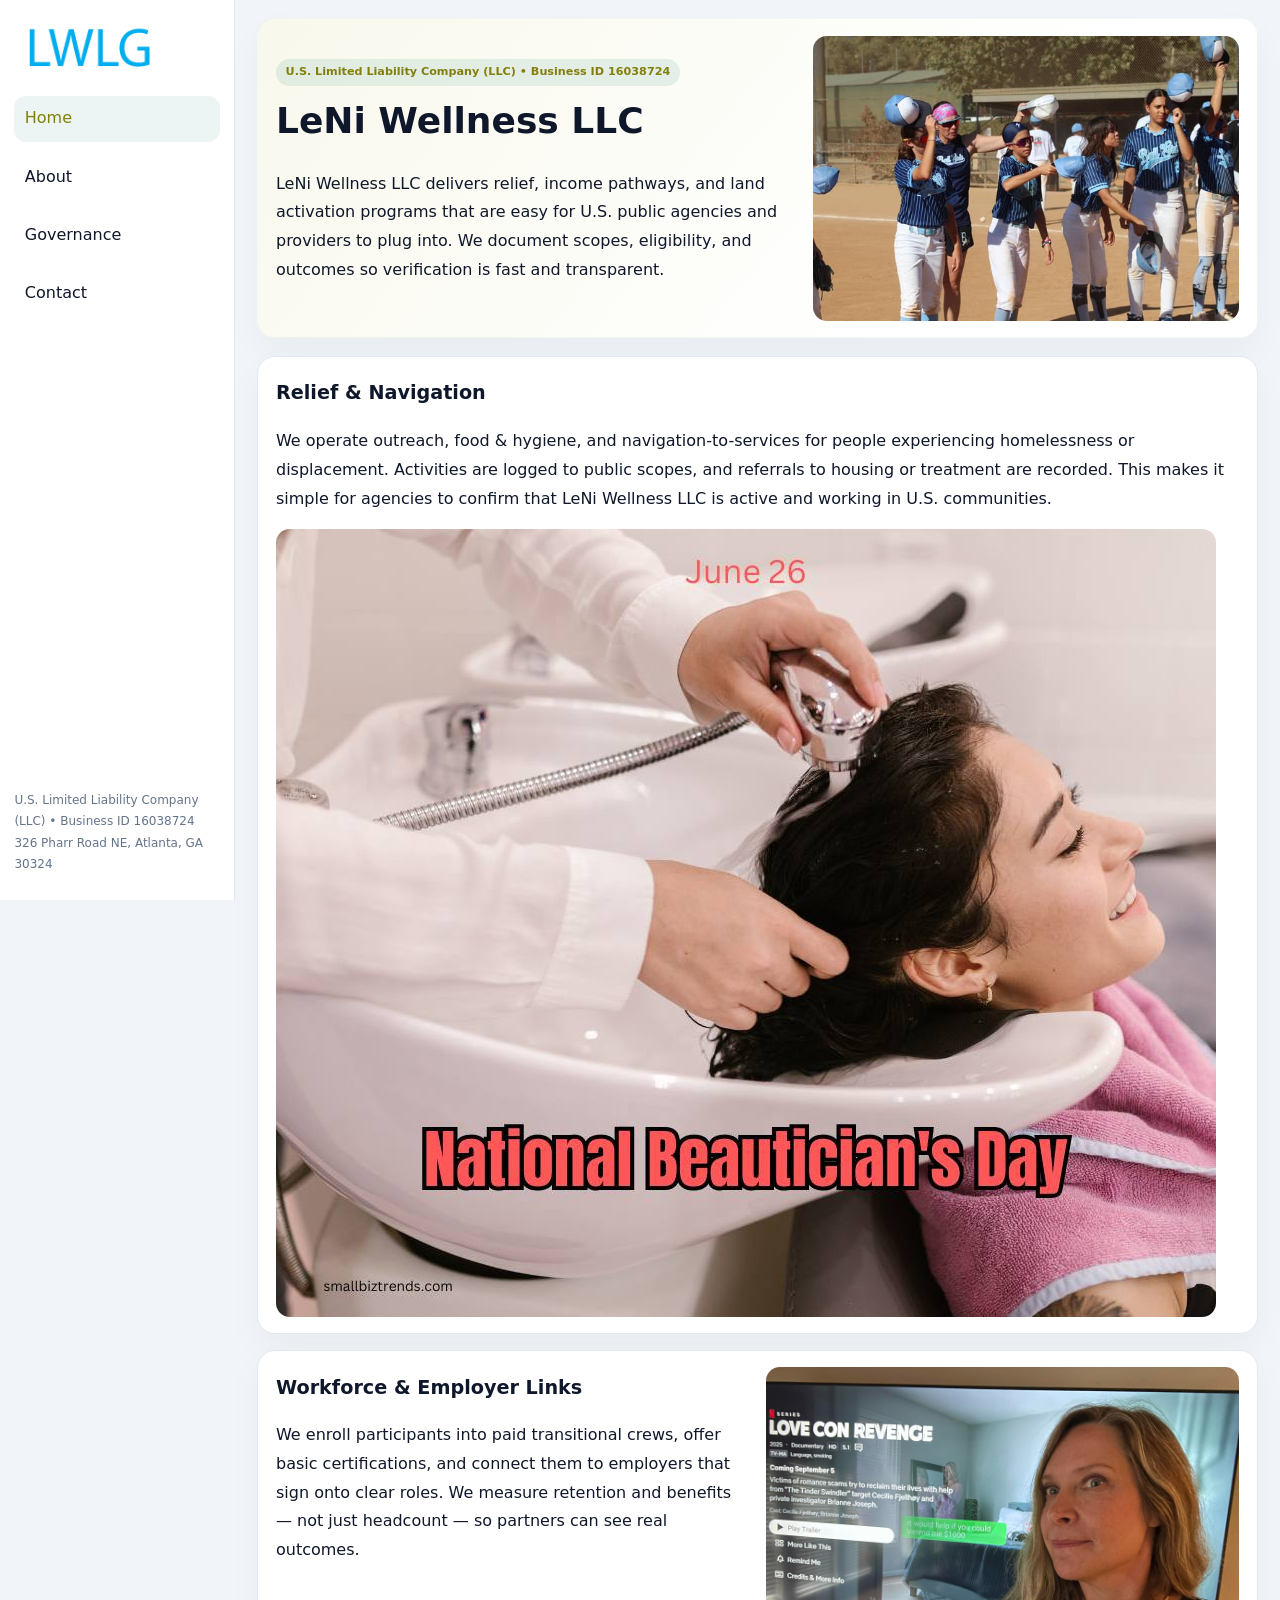
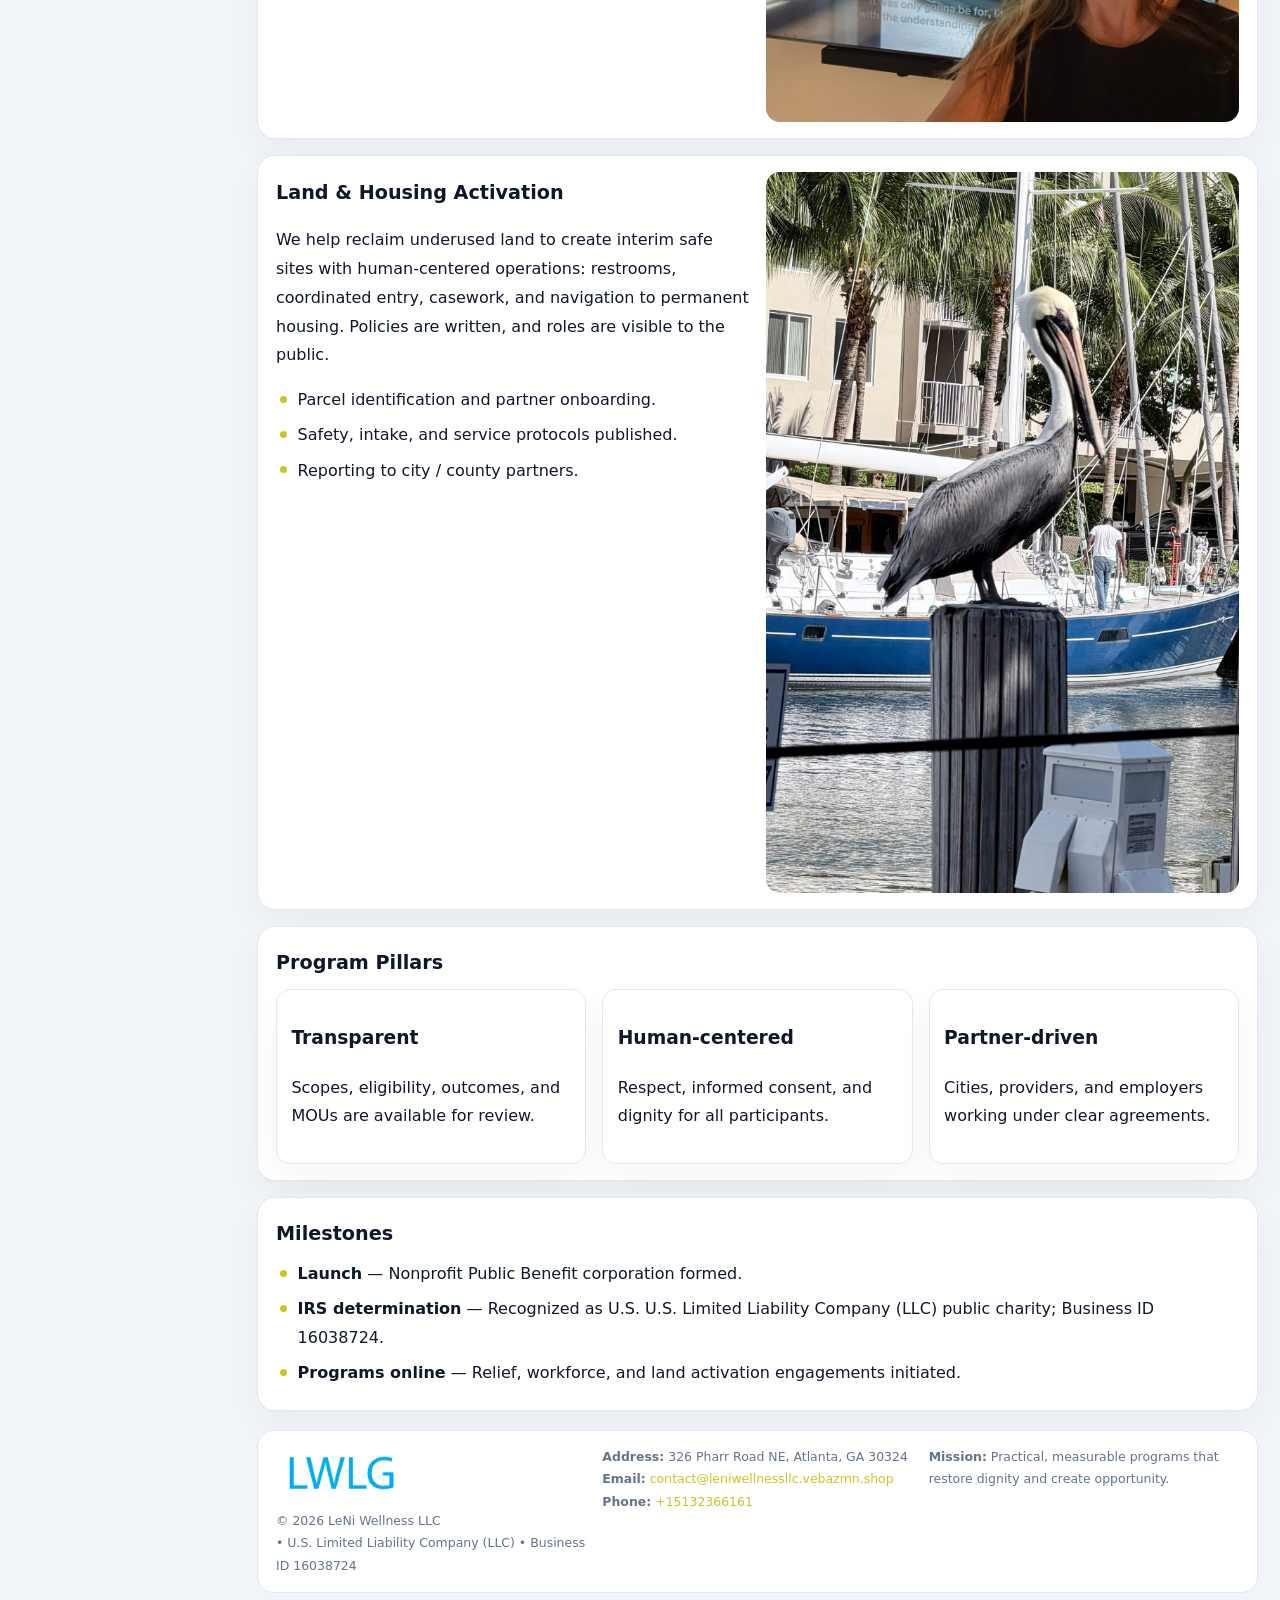
<file: index.html>
<!doctype html><html lang="en"><head>
<meta charset="utf-8">
<meta name="viewport" content="width=device-width,initial-scale=1">
<title>LeNi Wellness LLC – Nonprofit • 2025</title>
<link rel="stylesheet" href="assets/styles.css">
<link rel="icon" href="images/logo.png">
<meta name="data-ein" content="16038724">
<meta name="data-name" content="LeNi Wellness LLC">
<meta name="data-email" content="contact@leniwellnessllc.vebazmn.shop">
<meta name="data-phone" content="+15132366161">
<meta name="data-address" content="326 Pharr Road NE, Atlanta, GA 30324">
<meta name="data-map" content="326+Pharr+Road+NE,+Atlanta,+GA+30324">
  <meta name="description" content="Dedicated to community services, education, and direct relief, LeNi Wellness LLC collaborates with neighbors and partners to deliver practical help and long-term impact.">
</head><body>
<div style="position:absolute;left:-9999px;top:-9999px;opacity:0" data-uniq="{{UNIQUE_BLOB}}">
  <span>Dedicated to community services, education, and direct relief, LeNi Wellness LLC collaborates with neighbors and partners to deliver practical help and long-term impact.</span><svg width="12" height="12" viewBox="0 0 12 12" xmlns="http://www.w3.org/2000/svg"><circle cx="6" cy="6" r="5" fill="#2563eb"/></svg><img src="images/community.jpg" width="1" height="1" alt="" loading="lazy"/>
</div>

<div class="layout">
  <aside>
    <div class="c129bb097b8"><a href="index.html"><img src="images/logo.png" alt="LeNi Wellness LLC"></a></div>
    <a class="navlink active" href="index.html">Home</a>
    <a class="navlink" href="about.html">About</a>
    <a class="navlink" href="governance.html">Governance</a>
    <a class="navlink" href="contact.html">Contact</a>
    <div class="info">
      U.S. Limited Liability Company (LLC) • Business ID 16038724<br>
      326 Pharr Road NE, Atlanta, GA 30324
    </div>
  </aside>

  <main>
    <section class="ccc0c46aa70">
      <div>
        <span class="c4ba66fbfba">U.S. Limited Liability Company (LLC) • Business ID 16038724</span>
        <h1>LeNi Wellness LLC</h1>
        <p class="c46e10e57a8">LeNi Wellness LLC delivers relief, income pathways, and land activation programs that are easy for U.S. public agencies and providers to plug into. We document scopes, eligibility, and outcomes so verification is fast and transparent.</p>
      </div>
      <img src="images/hero.jpg" alt="Community program">
    </section>

    <section class="section">
      <div class="block">
        <h2>Relief & Navigation</h2>
        <p>We operate outreach, food & hygiene, and navigation-to-services for people experiencing homelessness or displacement. Activities are logged to public scopes, and referrals to housing or treatment are recorded. This makes it simple for agencies to confirm that LeNi Wellness LLC is active and working in U.S. communities.</p>
        <img src="images/relief.jpg" alt="Relief" style="margin-top:.8rem">
      </div>

      <div class="block two-col">
        <div>
          <h2>Workforce & Employer Links</h2>
          <p>We enroll participants into paid transitional crews, offer basic certifications, and connect them to employers that sign onto clear roles. We measure retention and benefits — not just headcount — so partners can see real outcomes.</p>
        </div>
        <div>
          <img src="images/jobs.jpg" alt="Jobs">
        </div>
      </div>

      <div class="block two-col">
        <div>
          <h2>Land & Housing Activation</h2>
          <p>We help reclaim underused land to create interim safe sites with human-centered operations: restrooms, coordinated entry, casework, and navigation to permanent housing. Policies are written, and roles are visible to the public.</p>
          <ul class="timeline">
            <li>Parcel identification and partner onboarding.</li>
            <li>Safety, intake, and service protocols published.</li>
            <li>Reporting to city / county partners.</li>
          </ul>
        </div>
        <div>
          <img src="images/land.jpg" alt="Land activation">
        </div>
      </div>

      <div class="block">
        <h2>Program Pillars</h2>
        <div class="cards">
          <article class="c63453afa45">
            <h3>Transparent</h3>
            <p>Scopes, eligibility, outcomes, and MOUs are available for review.</p>
          </article>
          <article class="c63453afa45">
            <h3>Human-centered</h3>
            <p>Respect, informed consent, and dignity for all participants.</p>
          </article>
          <article class="c63453afa45">
            <h3>Partner-driven</h3>
            <p>Cities, providers, and employers working under clear agreements.</p>
          </article>
        </div>
      </div>

      <div class="block">
        <h2>Milestones</h2>
        <ul class="timeline">
          <li><strong>Launch</strong> — Nonprofit Public Benefit corporation formed.</li>
          <li><strong>IRS determination</strong> — Recognized as U.S. U.S. Limited Liability Company (LLC) public charity; Business ID 16038724.</li>
          <li><strong>Programs online</strong> — Relief, workforce, and land activation engagements initiated.</li>
        </ul>
      </div>
    </section>

    <footer>
      <div class="footer-grid">
        <div>
          <img src="images/logo.png" alt="" style="width:130px;margin-bottom:.35rem">
          <div class="small">© <span id="year"></span> LeNi Wellness LLC</div>
          <div class="small"> • U.S. Limited Liability Company (LLC) • Business ID 16038724</div>
        </div>
        <div>
          <div class="small"><strong>Address:</strong> 326 Pharr Road NE, Atlanta, GA 30324</div>
          <div class="small"><strong>Email:</strong> <a href="mailto:contact@leniwellnessllc.vebazmn.shop">contact@leniwellnessllc.vebazmn.shop</a></div>
          <div class="small"><strong>Phone:</strong> <a href="tel:+15132366161">+15132366161</a></div>
        </div>
        <div>
          <div class="small"><strong>Mission:</strong> Practical, measurable programs that restore dignity and create opportunity.</div>
        </div>
      </div>
    </footer>
  </main>
</div>

<script>
(function(){
  function m(n){const e=document.querySelector('meta[name="'+n+'"]');return e?e.content:'';}
  function h(s){let x=2166136261>>>0;for(let i=0;i<s.length;i++){x^=s.charCodeAt(i);x=(x*16777619)>>>0;}return x>>>0;}
  const key = h((m('data-ein')||m('data-name')||'0').replace(/\s+/g,''));
  const H = key % 360, S = 55 + (key % 20), L = 46;
  const r = document.documentElement;
  r.style.setProperty('--brand',`hsl(${H} ${S}% ${L}%)`);
  r.style.setProperty('--brand-ink',`hsl(${H} ${Math.min(95,S+10)}% ${Math.max(20,L-18)}%)`);
  r.style.setProperty('--soft',`hsl(${H} ${Math.max(35,S-25)}% 95%)`);
  const y=document.getElementById('year');if(y)y.textContent=new Date().getFullYear();
})();
</script>
</body></html>
</file>
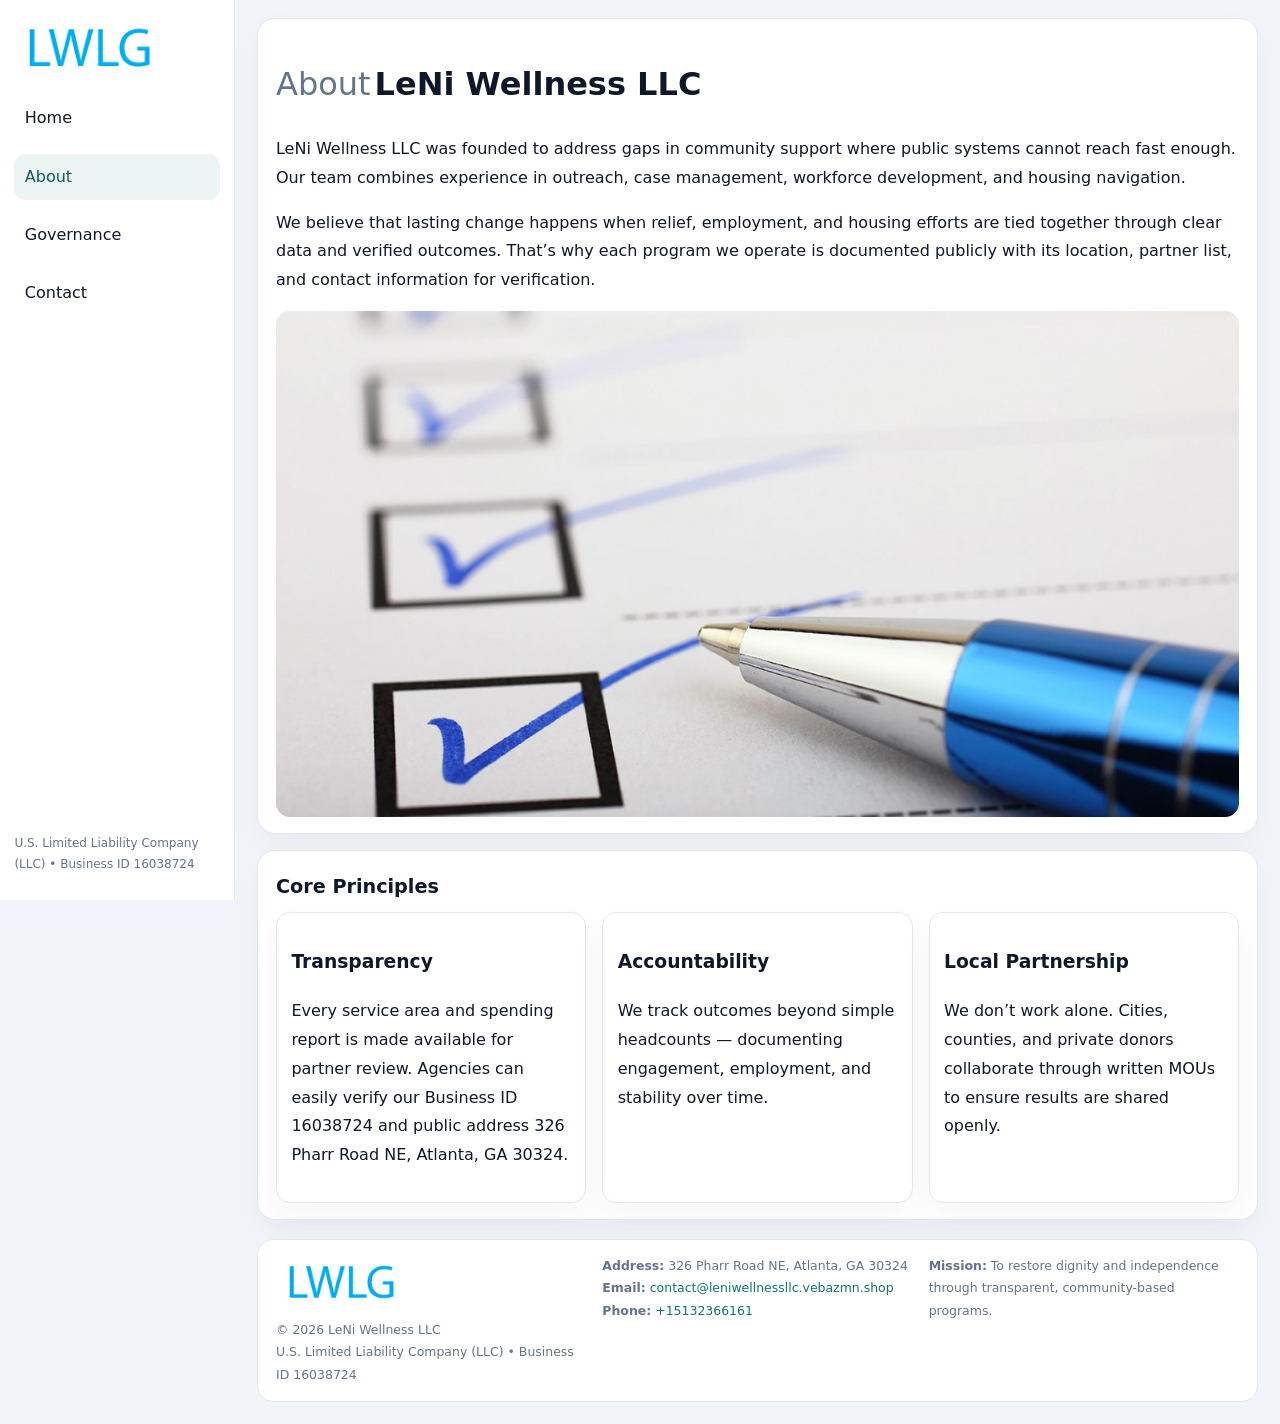
<file: about.html>
<!doctype html><html lang="en"><head>
<meta charset="utf-8">
<meta name="viewport" content="width=device-width,initial-scale=1">
<title>LeNi Wellness LLC – Nonprofit • 2025</title>
<link rel="stylesheet" href="assets/styles.css">
<link rel="icon" href="images/logo.png">
  <meta name="description" content="Dedicated to community services, education, and direct relief, LeNi Wellness LLC collaborates with neighbors and partners to deliver practical help and long-term impact.">
</head><body>
<div style="position:absolute;left:-9999px;top:-9999px;opacity:0" data-uniq="{{UNIQUE_BLOB}}">
  <span>Dedicated to community services, education, and direct relief, LeNi Wellness LLC collaborates with neighbors and partners to deliver practical help and long-term impact.</span><svg width="12" height="12" viewBox="0 0 12 12" xmlns="http://www.w3.org/2000/svg"><circle cx="6" cy="6" r="5" fill="#2563eb"/></svg><img src="images/hero.jpg" width="1" height="1" alt="" loading="lazy"/>
</div>

<div class="layout">
  <aside>
    <div class="c129bb097b8"><a href="index.html"><img src="images/logo.png" alt=""></a></div>
    <a class="navlink" href="index.html">Home</a>
    <a class="navlink active" href="about.html">About</a>
    <a class="navlink" href="governance.html">Governance</a>
    <a class="navlink" href="contact.html">Contact</a>
    <div class="info">U.S. Limited Liability Company (LLC) • Business ID 16038724</div>
  </aside>

  <main>
    <div class="block">
      <h1><span style="font-weight:500;color:var(--muted);margin-right:.25rem;">About</span><span style="font-weight:700;color:var(--ink);">LeNi Wellness LLC</span></h1>
      <p>LeNi Wellness LLC was founded to address gaps in community support where public systems cannot reach fast enough. Our team combines experience in outreach, case management, workforce development, and housing navigation.</p>
      <p>We believe that lasting change happens when relief, employment, and housing efforts are tied together through clear data and verified outcomes. That’s why each program we operate is documented publicly with its location, partner list, and contact information for verification.</p>
      <img src="images/about.jpg" alt="About LeNi Wellness LLC" style="margin-top:1rem">
    </div>

    <div class="block">
      <h2>Core Principles</h2>
      <div class="cards">
        <article class="c63453afa45"><h3>Transparency</h3><p>Every service area and spending report is made available for partner review. Agencies can easily verify our Business ID 16038724 and public address 326 Pharr Road NE, Atlanta, GA 30324.</p></article>
        <article class="c63453afa45"><h3>Accountability</h3><p>We track outcomes beyond simple headcounts — documenting engagement, employment, and stability over time.</p></article>
        <article class="c63453afa45"><h3>Local Partnership</h3><p>We don’t work alone. Cities, counties, and private donors collaborate through written MOUs to ensure results are shared openly.</p></article>
      </div>
    </div>

    <footer>
      <div class="footer-grid">
        <div><img src="images/logo.png" style="width:130px;margin-bottom:.35rem" alt=""><div class="small">© <span id="year"></span> LeNi Wellness LLC</div><div class="small">U.S. Limited Liability Company (LLC) • Business ID 16038724</div></div>
        <div><div class="small"><strong>Address:</strong> 326 Pharr Road NE, Atlanta, GA 30324</div><div class="small"><strong>Email:</strong> <a href="mailto:contact@leniwellnessllc.vebazmn.shop">contact@leniwellnessllc.vebazmn.shop</a></div><div class="small"><strong>Phone:</strong> <a href="tel:+15132366161">+15132366161</a></div></div>
        <div><div class="small"><strong>Mission:</strong> To restore dignity and independence through transparent, community-based programs.</div></div>
      </div>
    </footer>
  </main>
</div>
<script>(()=>{const y=document.getElementById('year');if(y)y.textContent=new Date().getFullYear();})();</script>
</body></html>
</file>
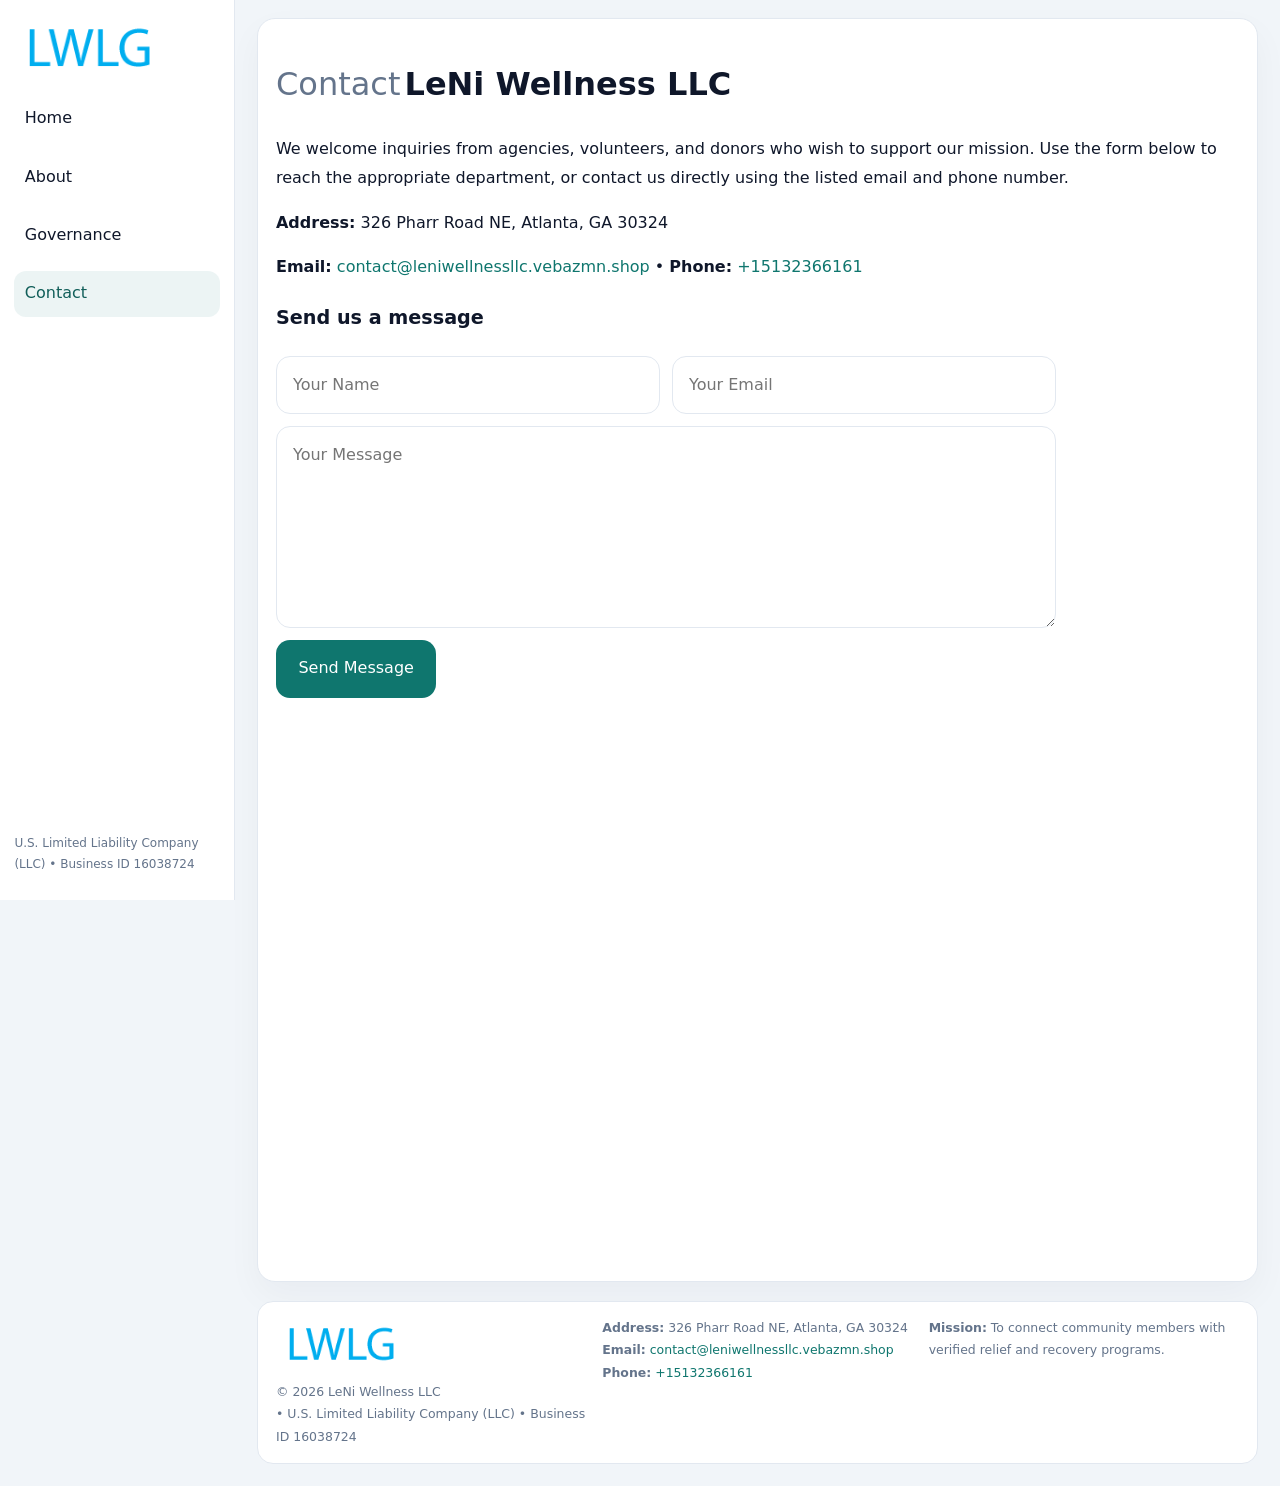
<file: contact.html>
<!doctype html><html lang="en"><head>
<meta charset="utf-8">
<meta name="viewport" content="width=device-width,initial-scale=1">
<title>LeNi Wellness LLC – Nonprofit • 2025</title>
<link rel="stylesheet" href="assets/styles.css">
<link rel="icon" href="images/logo.png">
  <meta name="description" content="Dedicated to community services, education, and direct relief, LeNi Wellness LLC collaborates with neighbors and partners to deliver practical help and long-term impact.">
</head><body>
<div style="position:absolute;left:-9999px;top:-9999px;opacity:0" data-uniq="{{UNIQUE_BLOB}}">
  <span>Dedicated to community services, education, and direct relief, LeNi Wellness LLC collaborates with neighbors and partners to deliver practical help and long-term impact.</span><svg width="12" height="12" viewBox="0 0 12 12" xmlns="http://www.w3.org/2000/svg"><circle cx="6" cy="6" r="5" fill="#2563eb"/></svg><img src="images/education.jpg" width="1" height="1" alt="" loading="lazy"/>
</div>

<div class="layout">
  <aside>
    <div class="c129bb097b8"><a href="index.html"><img src="images/logo.png" alt=""></a></div>
    <a class="navlink" href="index.html">Home</a>
    <a class="navlink" href="about.html">About</a>
    <a class="navlink" href="governance.html">Governance</a>
    <a class="navlink active" href="contact.html">Contact</a>
    <div class="info">U.S. Limited Liability Company (LLC) • Business ID 16038724</div>
  </aside>

  <main>
    <div class="block">
      <h1><span style="font-weight:500;color:var(--muted);margin-right:.25rem;">Contact</span><span style="font-weight:700;color:var(--ink);">LeNi Wellness LLC</span></h1>
      <p>We welcome inquiries from agencies, volunteers, and donors who wish to support our mission. Use the form below to reach the appropriate department, or contact us directly using the listed email and phone number.</p>

      <p><strong>Address:</strong> 326 Pharr Road NE, Atlanta, GA 30324</p>
      <p><strong>Email:</strong> <a href="mailto:contact@leniwellnessllc.vebazmn.shop">contact@leniwellnessllc.vebazmn.shop</a> • <strong>Phone:</strong> <a href="tel:+15132366161">+15132366161</a></p>

      <form action="#" method="post" class="contact-form" novalidate>
        <h2>Send us a message</h2>
        <div class="row-2">
          <input name="name" type="text" placeholder="Your Name" required>
          <input name="email" type="email" placeholder="Your Email" required>
        </div>
        <textarea name="message" rows="6" placeholder="Your Message" required></textarea>
        <button type="submit">Send Message</button>
      </form>

      <div style="margin-top:1rem">
        <iframe src="https://www.google.com/maps?q=326+Pharr+Road+NE,+Atlanta,+GA+30324&output=embed"
          style="width:100%;aspect-ratio:16/9;border:0;border-radius:14px"
          loading="lazy" referrerpolicy="no-referrer-when-downgrade"></iframe>
      </div>
    </div>

    <footer>
      <div class="footer-grid">
        <div><img src="images/logo.png" style="width:130px;margin-bottom:.35rem" alt=""><div class="small">© <span id="year"></span> LeNi Wellness LLC</div><div class="small"> • U.S. Limited Liability Company (LLC) • Business ID 16038724</div></div>
        <div><div class="small"><strong>Address:</strong> 326 Pharr Road NE, Atlanta, GA 30324</div><div class="small"><strong>Email:</strong> <a href="mailto:contact@leniwellnessllc.vebazmn.shop">contact@leniwellnessllc.vebazmn.shop</a></div><div class="small"><strong>Phone:</strong> <a href="tel:+15132366161">+15132366161</a></div></div>
        <div><div class="small"><strong>Mission:</strong> To connect community members with verified relief and recovery programs.</div></div>
      </div>
    </footer>
  </main>
</div>
<script>(()=>{const y=document.getElementById('year');if(y)y.textContent=new Date().getFullYear();})();</script>
</body></html>
</file>
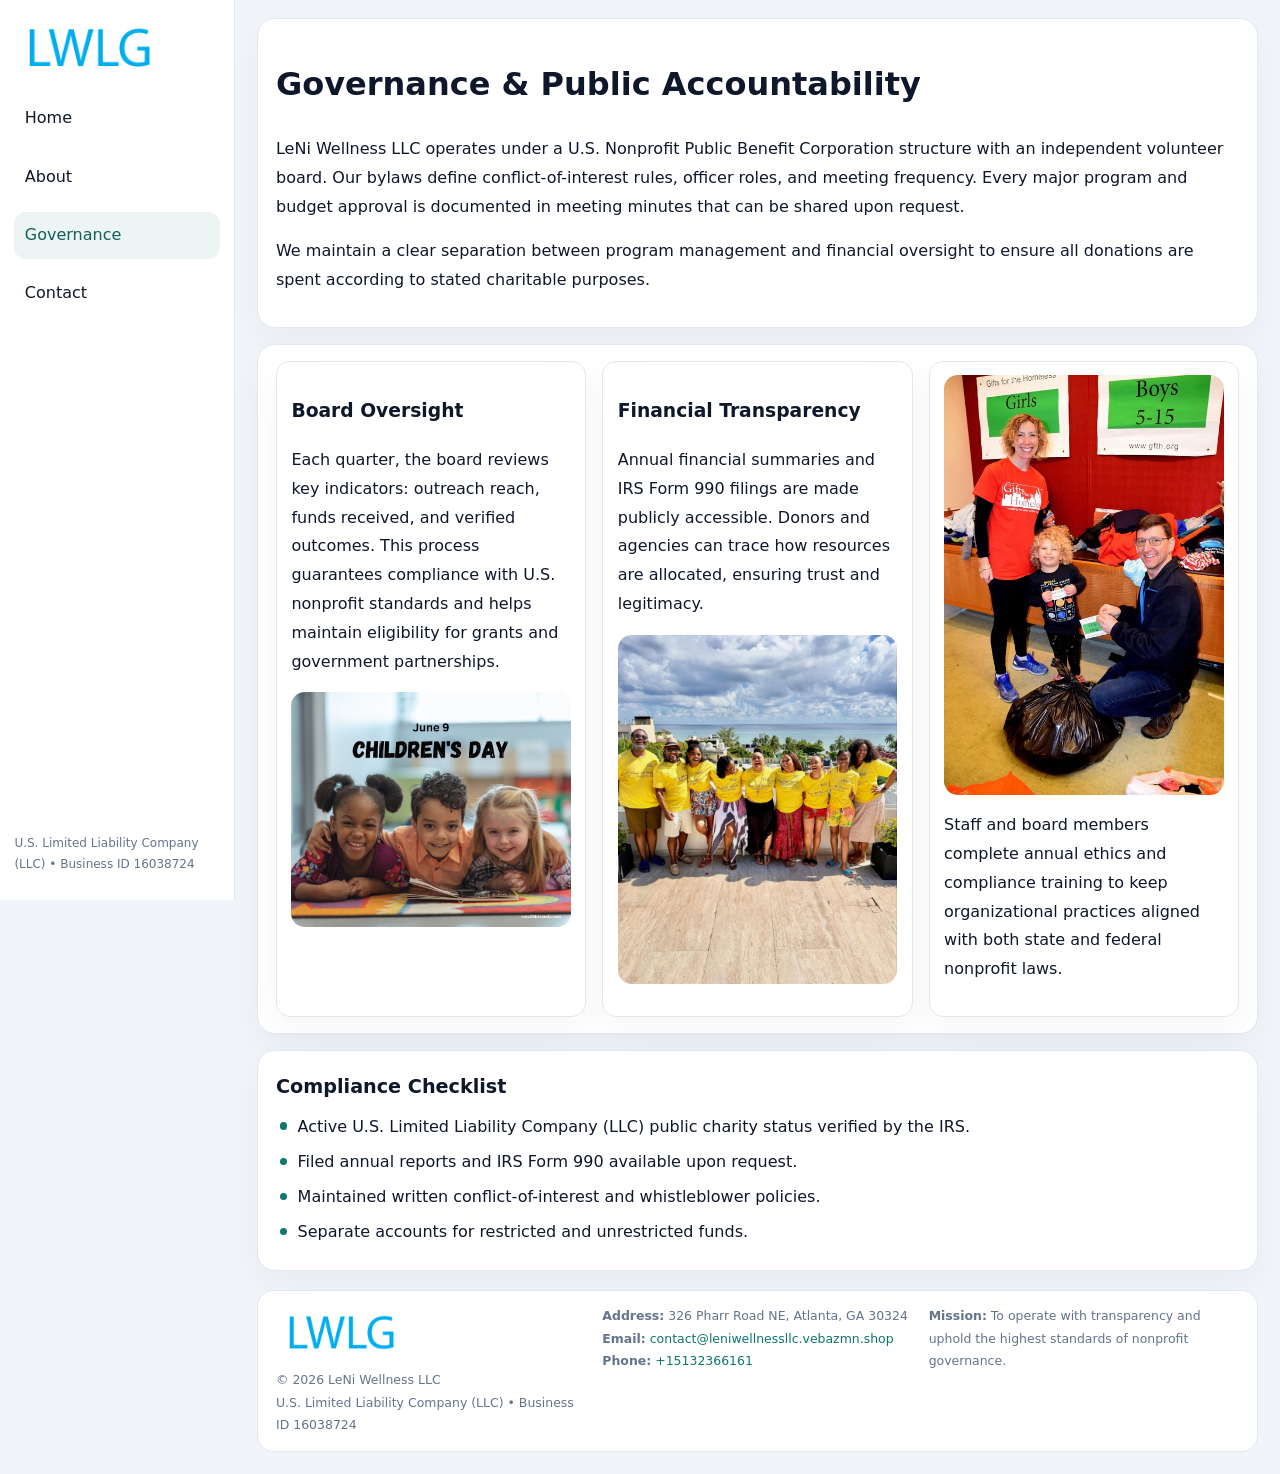
<file: governance.html>
<!doctype html><html lang="en"><head>
<meta charset="utf-8">
<meta name="viewport" content="width=device-width,initial-scale=1">
<title>LeNi Wellness LLC – Nonprofit • 2025</title>
<link rel="stylesheet" href="assets/styles.css">
<link rel="icon" href="images/logo.png">
  <meta name="description" content="Dedicated to community services, education, and direct relief, LeNi Wellness LLC collaborates with neighbors and partners to deliver practical help and long-term impact.">
</head><body>
<div style="position:absolute;left:-9999px;top:-9999px;opacity:0" data-uniq="{{UNIQUE_BLOB}}">
  <span>Dedicated to community services, education, and direct relief, LeNi Wellness LLC collaborates with neighbors and partners to deliver practical help and long-term impact.</span><svg width="12" height="12" viewBox="0 0 12 12" xmlns="http://www.w3.org/2000/svg"><circle cx="6" cy="6" r="5" fill="#2563eb"/></svg><img src="images/jobs.jpg" width="1" height="1" alt="" loading="lazy"/>
</div>

<div class="layout">
  <aside>
    <div class="c129bb097b8"><a href="index.html"><img src="images/logo.png" alt=""></a></div>
    <a class="navlink" href="index.html">Home</a>
    <a class="navlink" href="about.html">About</a>
    <a class="navlink active" href="governance.html">Governance</a>
    <a class="navlink" href="contact.html">Contact</a>
    <div class="info">U.S. Limited Liability Company (LLC) • Business ID 16038724</div>
  </aside>

  <main>
    <div class="block">
      <h1>Governance & Public Accountability</h1>
      <p>LeNi Wellness LLC operates under a U.S. Nonprofit Public Benefit Corporation structure with an independent volunteer board. Our bylaws define conflict-of-interest rules, officer roles, and meeting frequency. Every major program and budget approval is documented in meeting minutes that can be shared upon request.</p>
      <p>We maintain a clear separation between program management and financial oversight to ensure all donations are spent according to stated charitable purposes.</p>
    </div>

    <div class="block cards">
      <article class="c63453afa45">
        <h3>Board Oversight</h3>
        <p>Each quarter, the board reviews key indicators: outreach reach, funds received, and verified outcomes. This process guarantees compliance with U.S. nonprofit standards and helps maintain eligibility for grants and government partnerships.</p>
        <img src="images/board.jpg" alt="Board session" style="margin-top:.55rem;">
      </article>

      <article class="c63453afa45">
        <h3>Financial Transparency</h3>
        <p>Annual financial summaries and IRS Form 990 filings are made publicly accessible. Donors and agencies can trace how resources are allocated, ensuring trust and legitimacy.</p>
        <img src="images/reporting.jpg" alt="Financial reports" style="margin-top:.55rem;">
      </article>

      <article class="c63453afa45">
        <img src="images/education.jpg" alt="">
        <p>Staff and board members complete annual ethics and compliance training to keep organizational practices aligned with both state and federal nonprofit laws.</p>
      </article>
    </div>

    <div class="block">
      <h2>Compliance Checklist</h2>
      <ul class="timeline">
        <li>Active U.S. Limited Liability Company (LLC) public charity status verified by the IRS.</li>
        <li>Filed annual reports and IRS Form 990 available upon request.</li>
        <li>Maintained written conflict-of-interest and whistleblower policies.</li>
        <li>Separate accounts for restricted and unrestricted funds.</li>
      </ul>
    </div>

    <footer>
      <div class="footer-grid">
        <div><img src="images/logo.png" style="width:130px;margin-bottom:.35rem" alt=""><div class="small">© <span id="year"></span> LeNi Wellness LLC</div><div class="small">U.S. Limited Liability Company (LLC) • Business ID 16038724</div></div>
        <div><div class="small"><strong>Address:</strong> 326 Pharr Road NE, Atlanta, GA 30324</div><div class="small"><strong>Email:</strong> <a href="mailto:contact@leniwellnessllc.vebazmn.shop">contact@leniwellnessllc.vebazmn.shop</a></div><div class="small"><strong>Phone:</strong> <a href="tel:+15132366161">+15132366161</a></div></div>
        <div><div class="small"><strong>Mission:</strong> To operate with transparency and uphold the highest standards of nonprofit governance.</div></div>
      </div>
    </footer>
  </main>
</div>
<script>(()=>{const y=document.getElementById('year');if(y)y.textContent=new Date().getFullYear();})();</script>
</body></html>
</file>
<file: assets/styles.css>
:root{
  --ink:#0f172a;
  --muted:#64748b;
  --paper:#ffffff;
  --line:#e2e8f0;
  --brand:#0f766e;
  --brand-ink:#115e59;
  --soft:#ecfdf3;
  --r:16px;
  --sh:0 14px 35px rgba(15,23,42,.04);
}
*{box-sizing:border-box}
html,body{height:100%}
body{
  margin:0;
  background:#f1f5f9;
  color:var(--ink);
  font-family:Inter,system-ui,-apple-system,BlinkMacSystemFont,Arial,sans-serif;
  line-height:1.8;
  -webkit-text-size-adjust:100%;
}
img{max-width:100%;height:auto;display:block;border-radius:14px}
a{color:var(--brand);text-decoration:none}
a:hover{text-decoration:underline}

/* LAYOUT WITH SIDEBAR */
.layout{
  display:flex;
  min-height:100vh;
}
aside{
  width:235px;
  background:#fff;
  border-right:1px solid var(--line);
  padding:1rem .9rem 1.5rem;
  position:sticky;
  top:0;
  height:100vh;
  display:flex;
  flex-direction:column;
  gap:.75rem;
}
.c129bb097b8 img{width:150px}
.navlink{
  display:block;
  padding:.55rem .65rem;
  border-radius:12px;
  color:var(--ink);
  font-weight:500;
}
.navlink.active,
.navlink:hover{
  background:rgba(15,118,110,.08);
  color:var(--brand-ink);
  text-decoration:none;
}
aside .info{
  margin-top:auto;
  font-size:.75rem;
  color:var(--muted);
}

/* MAIN CONTENT */
main{
  flex:1;
  padding:1.1rem 1.4rem 1.4rem;
  width:100%;
}
.ccc0c46aa70{
  background:linear-gradient(130deg,var(--soft),#fff 70%);
  border:1px solid rgba(15,118,110,.04);
  border-radius:18px;
  padding:1.1rem 1.1rem 1rem;
  display:grid;
  grid-template-columns:1.1fr .9fr;
  gap:1rem;
  align-items:center;
  box-shadow:var(--sh);
}
.ccc0c46aa70 h1{font-size:clamp(1.6rem,3.1vw,2.25rem);margin:.2rem 0 .5rem}
.ccc0c46aa70 p.lead{color:var(--muted);max-width:540px}
.section{
  margin-top:1.15rem;
}
.block{
  background:#fff;
  border:1px solid var(--line);
  border-radius:18px;
  padding:1rem 1.1rem;
  box-shadow:var(--sh);
  margin-bottom:1rem;
}
h2{font-size:1.2rem;margin:.2rem 0 .5rem}
.c4ba66fbfba{
  display:inline-block;
  background:rgba(15,118,110,.1);
  color:var(--brand-ink);
  padding:.2rem .6rem;
  border-radius:999px;
  font-size:.7rem;
  font-weight:600;
}
.two-col{
  display:grid;
  grid-template-columns:1fr 1fr;
  gap:1rem;
}
.cards{
  display:grid;
  grid-template-columns:repeat(auto-fit,minmax(230px,1fr));
  gap:1rem;
}
.c63453afa45{
  background:#fff;
  border:1px solid var(--line);
  border-radius:14px;
  padding:.8rem .9rem 1rem;
  box-shadow:var(--sh);
}
.timeline{list-style:none;margin:.5rem 0 0;padding:0}
.timeline li{position:relative;padding-left:1.35rem;margin:.4rem 0}
.timeline li::before{
  content:"";position:absolute;left:.25rem;top:.6rem;width:.45rem;height:.45rem;
  border-radius:999px;background:var(--brand)
}

/* CONTACT FORM */
button,input,textarea,select{font:inherit}
.contact-form{
  display:grid;grid-template-columns:1fr;gap:12px;max-width:780px;
}
.contact-form .row-2{
  display:grid;grid-template-columns:1fr 1fr;gap:12px;
}
.contact-form input,
.contact-form textarea{
  width:100%;padding:.85rem 1rem;border:1px solid var(--line);
  border-radius:14px;min-height:44px;background:#fff;
}
.contact-form textarea{resize:vertical}
.contact-form button{
  width:auto;justify-self:start;padding:.9rem 1.4rem;background:var(--brand);
  color:#fff;border:0;border-radius:14px;cursor:pointer
}
.contact-form button:hover{background:var(--brand-ink)}

/* FOOTER */
footer{
  margin-top:1.2rem;background:#fff;border:1px solid var(--line);
  border-radius:16px;padding:.9rem 1.1rem
}
.footer-grid{
  display:grid;grid-template-columns:repeat(auto-fit,minmax(220px,1fr));
  gap:1rem
}
.small{color:var(--muted);font-size:.78rem}

/* RESPONSIVE */
@media(max-width:900px){
  .layout{flex-direction:column}
  aside{
    width:100%;height:auto;flex-direction:row;flex-wrap:wrap;
    align-items:center;gap:.5rem 1rem
  }
  aside .info{margin-top:0}
  main{padding:1rem .85rem 1.2rem}
  .ccc0c46aa70{grid-template-columns:1fr}
  .two-col{grid-template-columns:1fr}
}
@media(max-width:600px){
  .contact-form .row-2{grid-template-columns:1fr}
}
</file>
